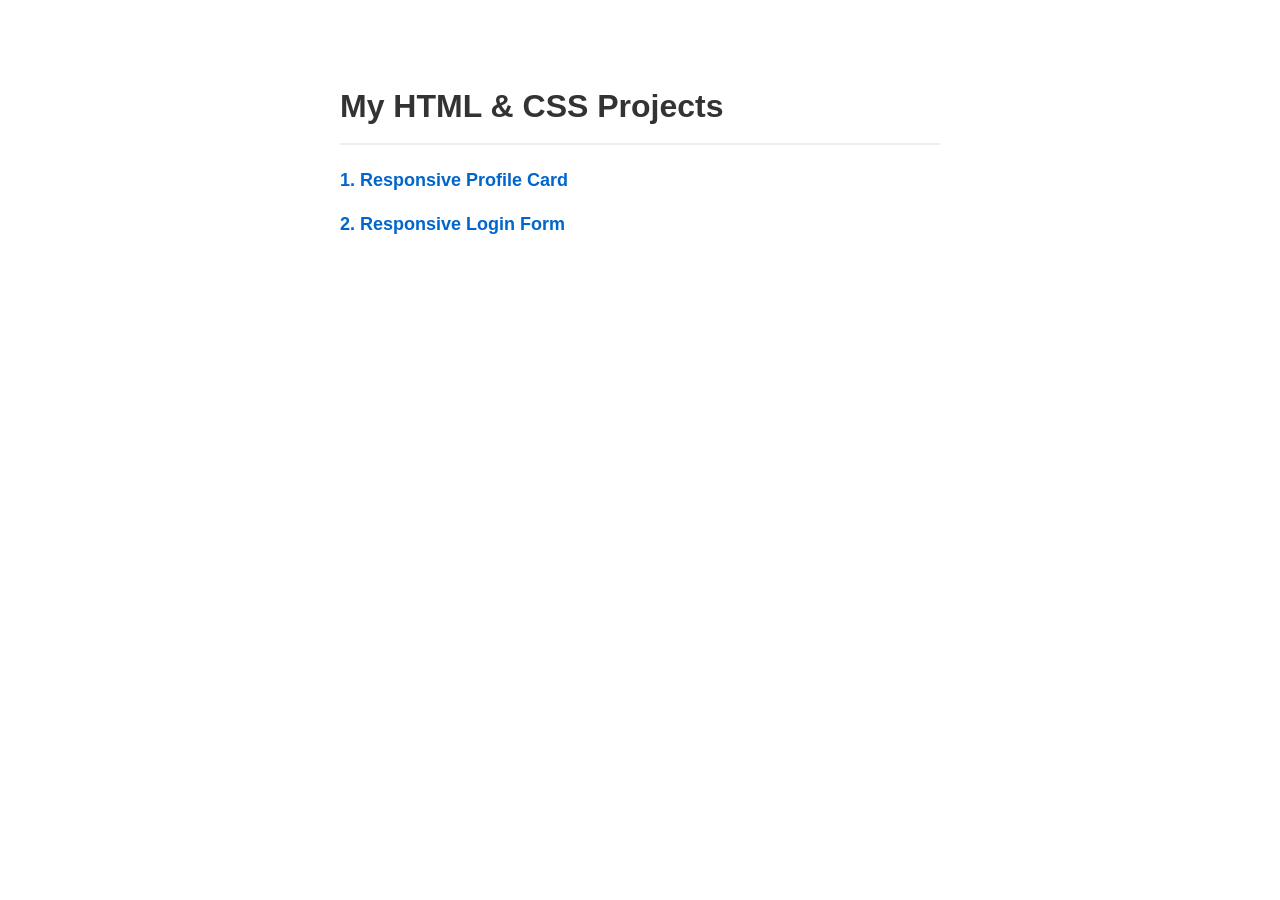
<file: index.html>
<!DOCTYPE html>
<html lang="en">
<head>
    <meta charset="UTF-8">
    <meta name="viewport" content="width=device-width, initial-scale=1.0">
    <title>My HTML & CSS Projects</title>
    <style>
        body { font-family: Arial, sans-serif; max-width: 600px; margin: 40px auto; padding: 20px; line-height: 1.6; }
        h1 { color: #333; border-bottom: 2px solid #eee; padding-bottom: 10px; }
        ul { list-style-type: none; padding: 0; }
        li { margin: 15px 0; }
        a { text-decoration: none; color: #0066cc; font-weight: bold; font-size: 18px; }
        a:hover { color: #003366; text-decoration: underline; }
    </style>
</head>
<body>
    <h1>My HTML & CSS Projects</h1>
    <ul>
        <li><a href="./1-Responsive Profile card/">1. Responsive Profile Card</a></li>
        <li><a href="./2-Resposive Login Form/">2. Responsive Login Form</a></li>
    </ul>
</body>
</html>
</file>
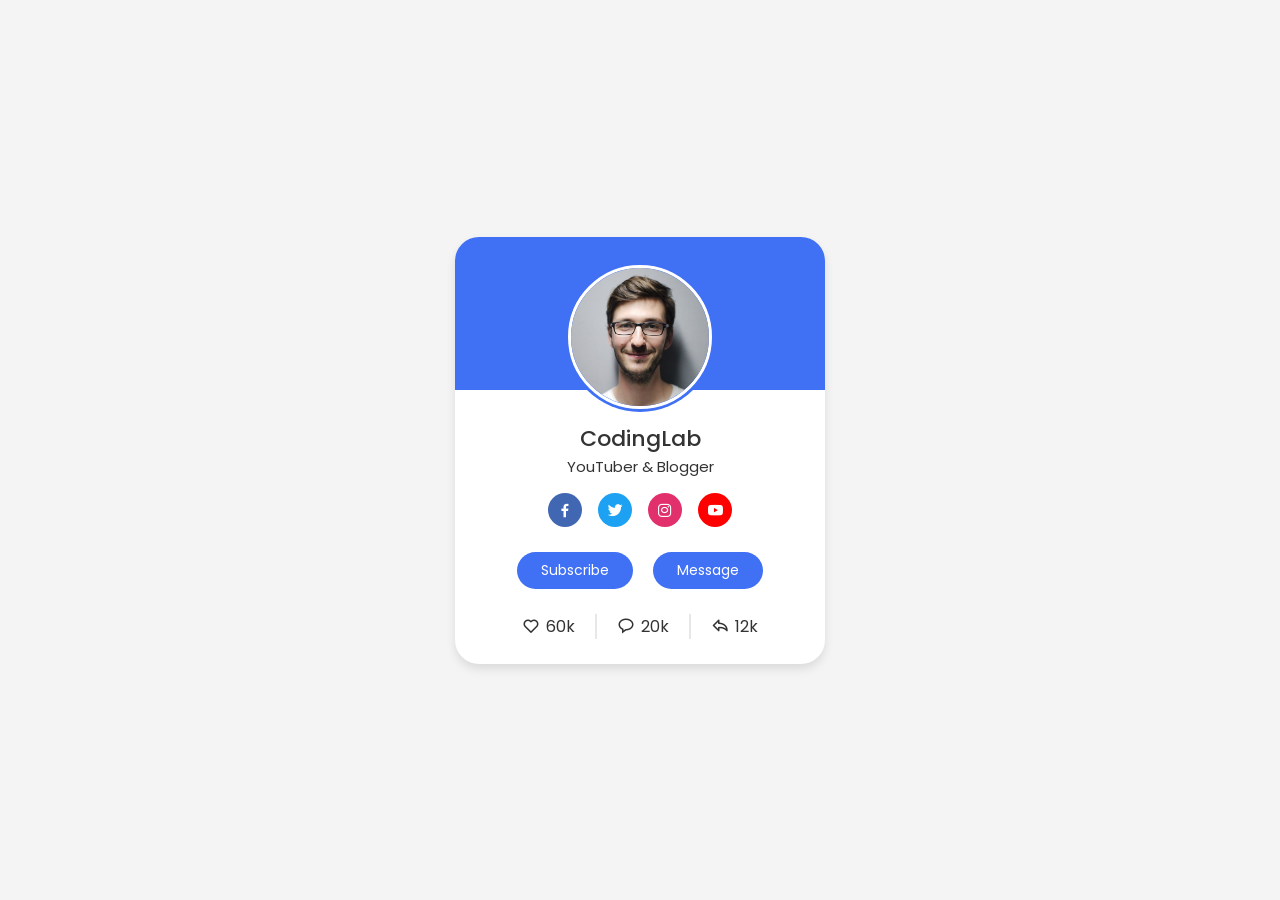
<file: 1-Responsive Profile card/index.html>
<!DOCTYPE html>
<html lang="en">
  <head>
    <meta charset="UTF-8" />
    <meta name="viewport" content="width=device-width, initial-scale=1.0" />
    <title>Profile Card UI Design</title>
    <!-- CSS -->
    <link rel="stylesheet" href="style.css" />
    <!-- Boxicons CSS -->
    <link href="https://unpkg.com/boxicons@2.1.2/css/boxicons.min.css" rel="stylesheet" />
  </head>
  <body>
    <div class="profile-card">
      <div class="image">
        <img src="profile-card-img.jpg" alt="" class="profile-img" />
      </div>
      <div class="text-data">
        <span class="name">CodingLab</span>
        <span class="job">YouTuber & Blogger</span>
      </div>
      <div class="media-buttons">
        <a href="#" style="background: #4267b2" class="link">
          <i class="bx bxl-facebook"></i>
        </a>
        <a href="#" style="background: #1da1f2" class="link">
          <i class="bx bxl-twitter"></i>
        </a>
        <a href="#" style="background: #e1306c" class="link">
          <i class="bx bxl-instagram"></i>
        </a>
        <a href="#" style="background: #ff0000" class="link">
          <i class="bx bxl-youtube"></i>
        </a>
      </div>
      <div class="buttons">
        <button class="button">Subscribe</button>
        <button class="button">Message</button>
      </div>
      <div class="analytics">
        <div class="data">
          <i class="bx bx-heart"></i>
          <span class="number">60k</span>
        </div>
        <div class="data">
          <i class="bx bx-message-rounded"></i>
          <span class="number">20k</span>
        </div>
        <div class="data">
          <i class="bx bx-share"></i>
          <span class="number">12k</span>
        </div>
      </div>
    </div>
  </body>
</html>
</file>
<file: 1-Responsive Profile card/style.css>
@import url("https://fonts.googleapis.com/css2?family=Poppins:wght@300;400;500;600&display=swap");
* {
  margin: 0;
  padding: 0;
  box-sizing: border-box;
  font-family: "Poppins", sans-serif;
}
body {
  height: 100vh;
  display: flex;
  align-items: center;
  justify-content: center;
  background-color: #f4f4f4;
}
.profile-card {
  display: flex;
  flex-direction: column;
  align-items: center;
  max-width: 370px;
  width: 100%;
  background: #fff;
  border-radius: 24px;
  padding: 25px;
  box-shadow: 0 5px 10px rgba(0, 0, 0, 0.1);
  position: relative;
}
.profile-card::before {
  content: "";
  position: absolute;
  top: 0;
  left: 0;
  height: 36%;
  width: 100%;
  border-radius: 24px 24px 0 0;
  background-color: #4070f4;
}
.image {
  position: relative;
  height: 150px;
  width: 150px;
  border-radius: 50%;
  background-color: #4070f4;
  padding: 3px;
  margin-bottom: 10px;
}
.image .profile-img {
  height: 100%;
  width: 100%;
  object-fit: cover;
  border-radius: 50%;
  border: 3px solid #fff;
}
.profile-card .text-data {
  display: flex;
  flex-direction: column;
  align-items: center;
  color: #333;
}
.text-data .name {
  font-size: 22px;
  font-weight: 500;
}
.text-data .job {
  font-size: 15px;
  font-weight: 400;
}
.profile-card .media-buttons {
  display: flex;
  align-items: center;
  margin-top: 15px;
}
.media-buttons .link {
  display: flex;
  align-items: center;
  justify-content: center;
  color: #fff;
  font-size: 18px;
  height: 34px;
  width: 34px;
  border-radius: 50%;
  margin: 0 8px;
  background-color: #4070f4;
  text-decoration: none;
}
.profile-card .buttons {
  display: flex;
  align-items: center;
  margin-top: 25px;
}
.buttons .button {
  color: #fff;
  font-size: 14px;
  font-weight: 400;
  border: none;
  border-radius: 24px;
  margin: 0 10px;
  padding: 8px 24px;
  background-color: #4070f4;
  cursor: pointer;
  transition: all 0.3s ease;
}
.buttons .button:hover {
  background-color: #0e4bf1;
}
.profile-card .analytics {
  display: flex;
  align-items: center;
  margin-top: 25px;
}
.analytics .data {
  display: flex;
  align-items: center;
  color: #333;
  padding: 0 20px;
  border-right: 2px solid #e7e7e7;
}
.data i {
  font-size: 18px;
  margin-right: 6px;
}
.data:last-child {
  border-right: none;
}
</file>
